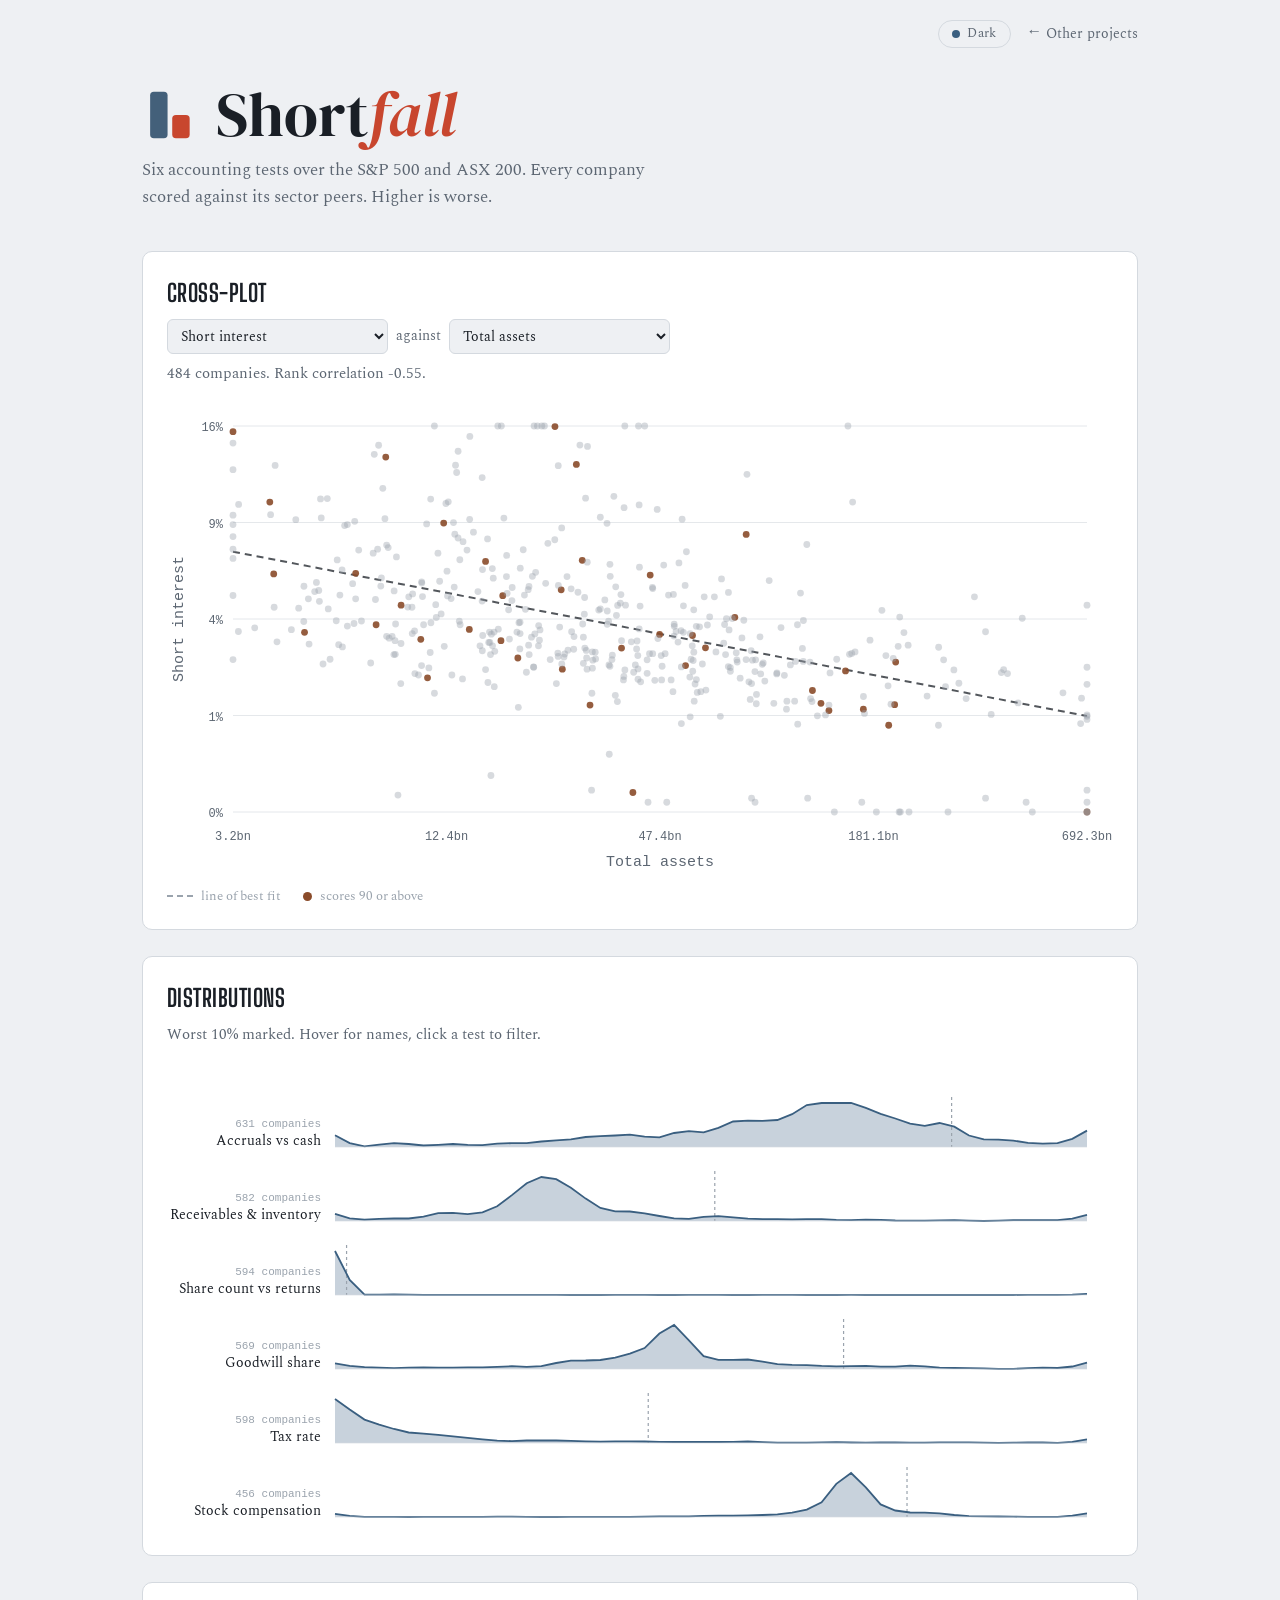
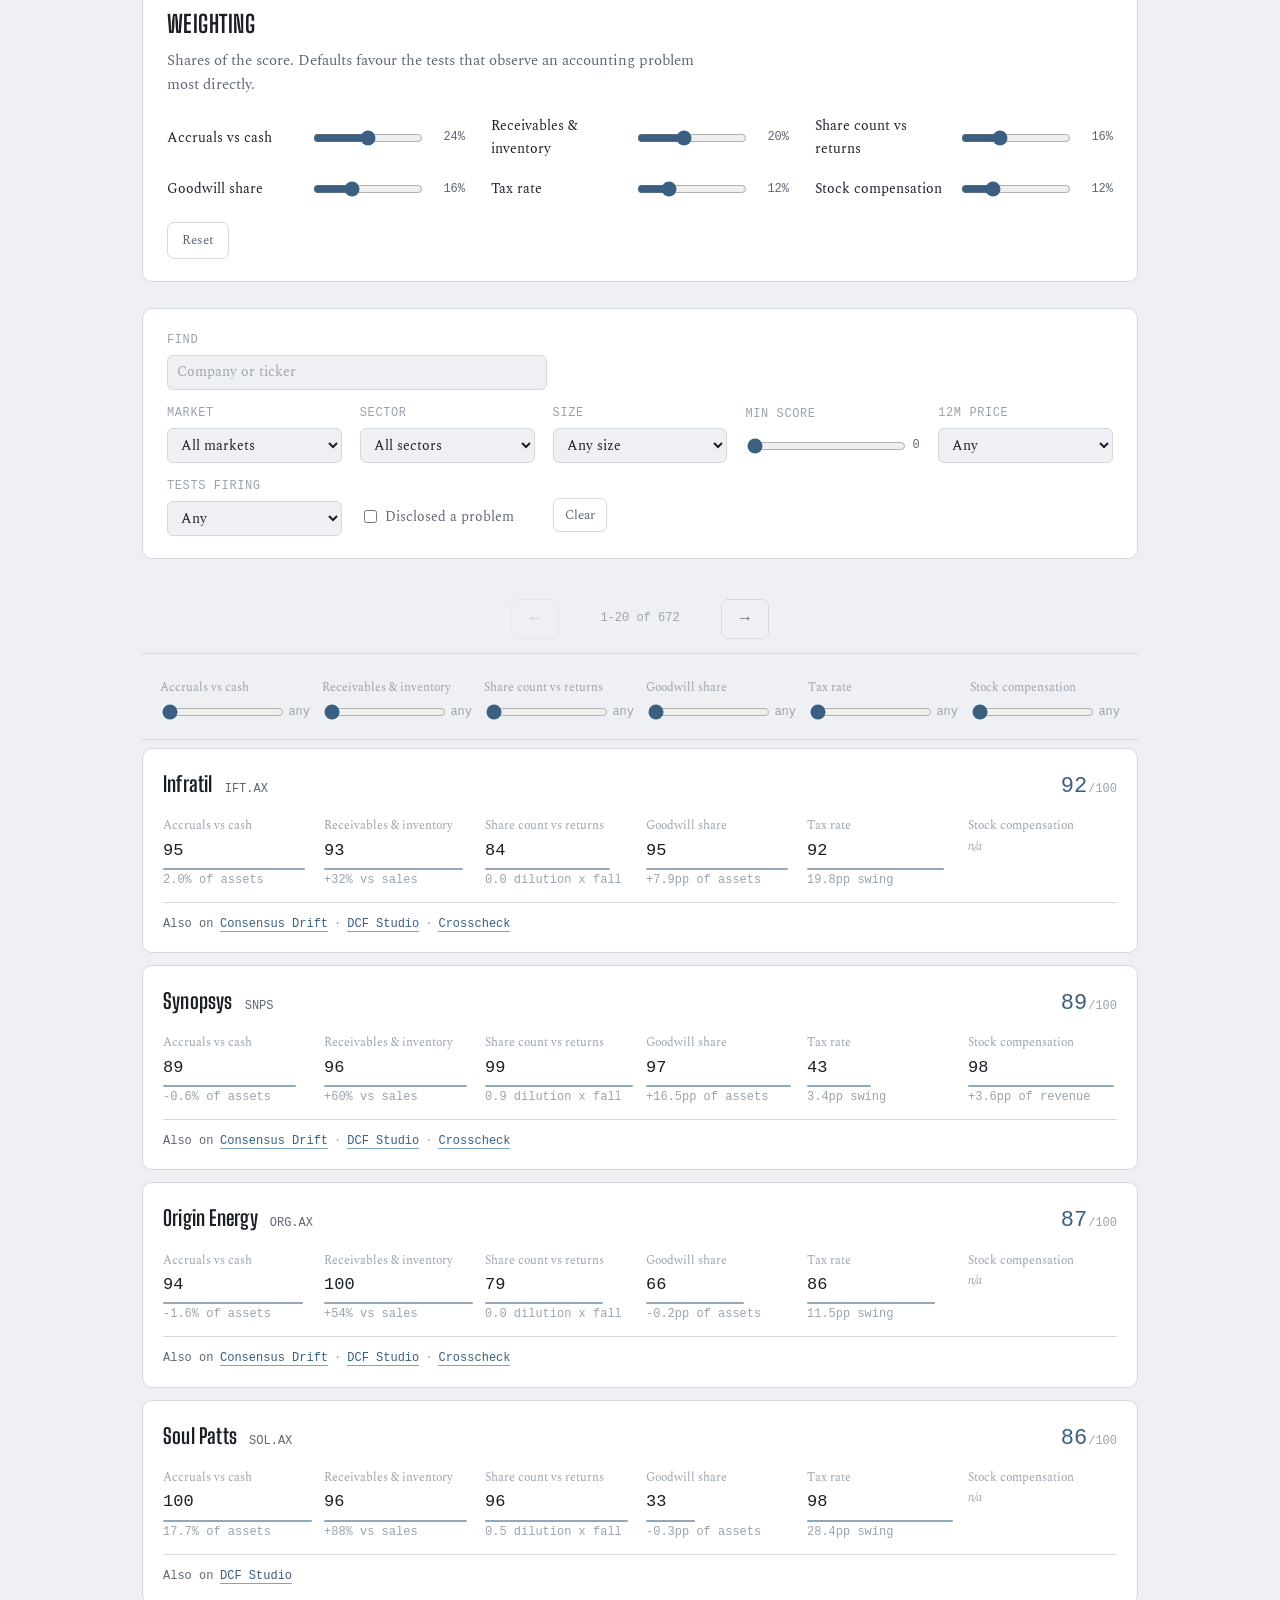
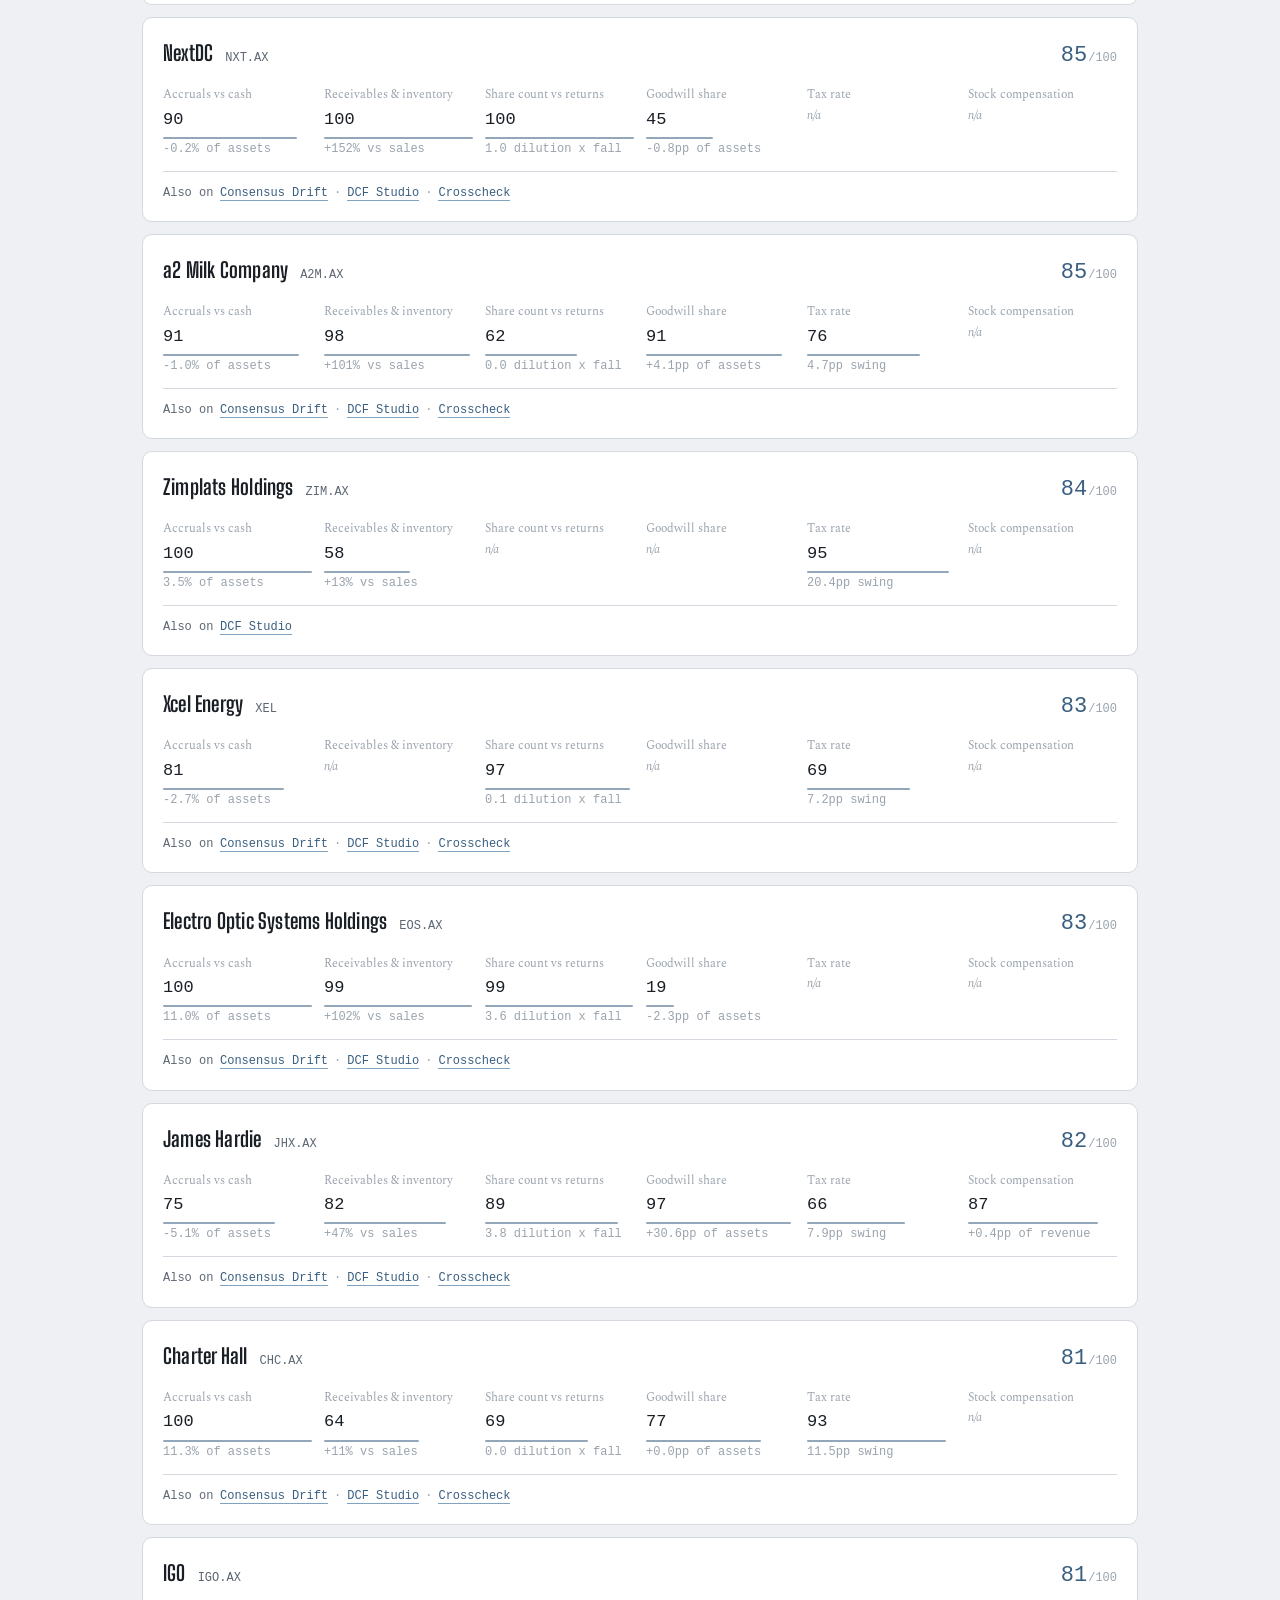
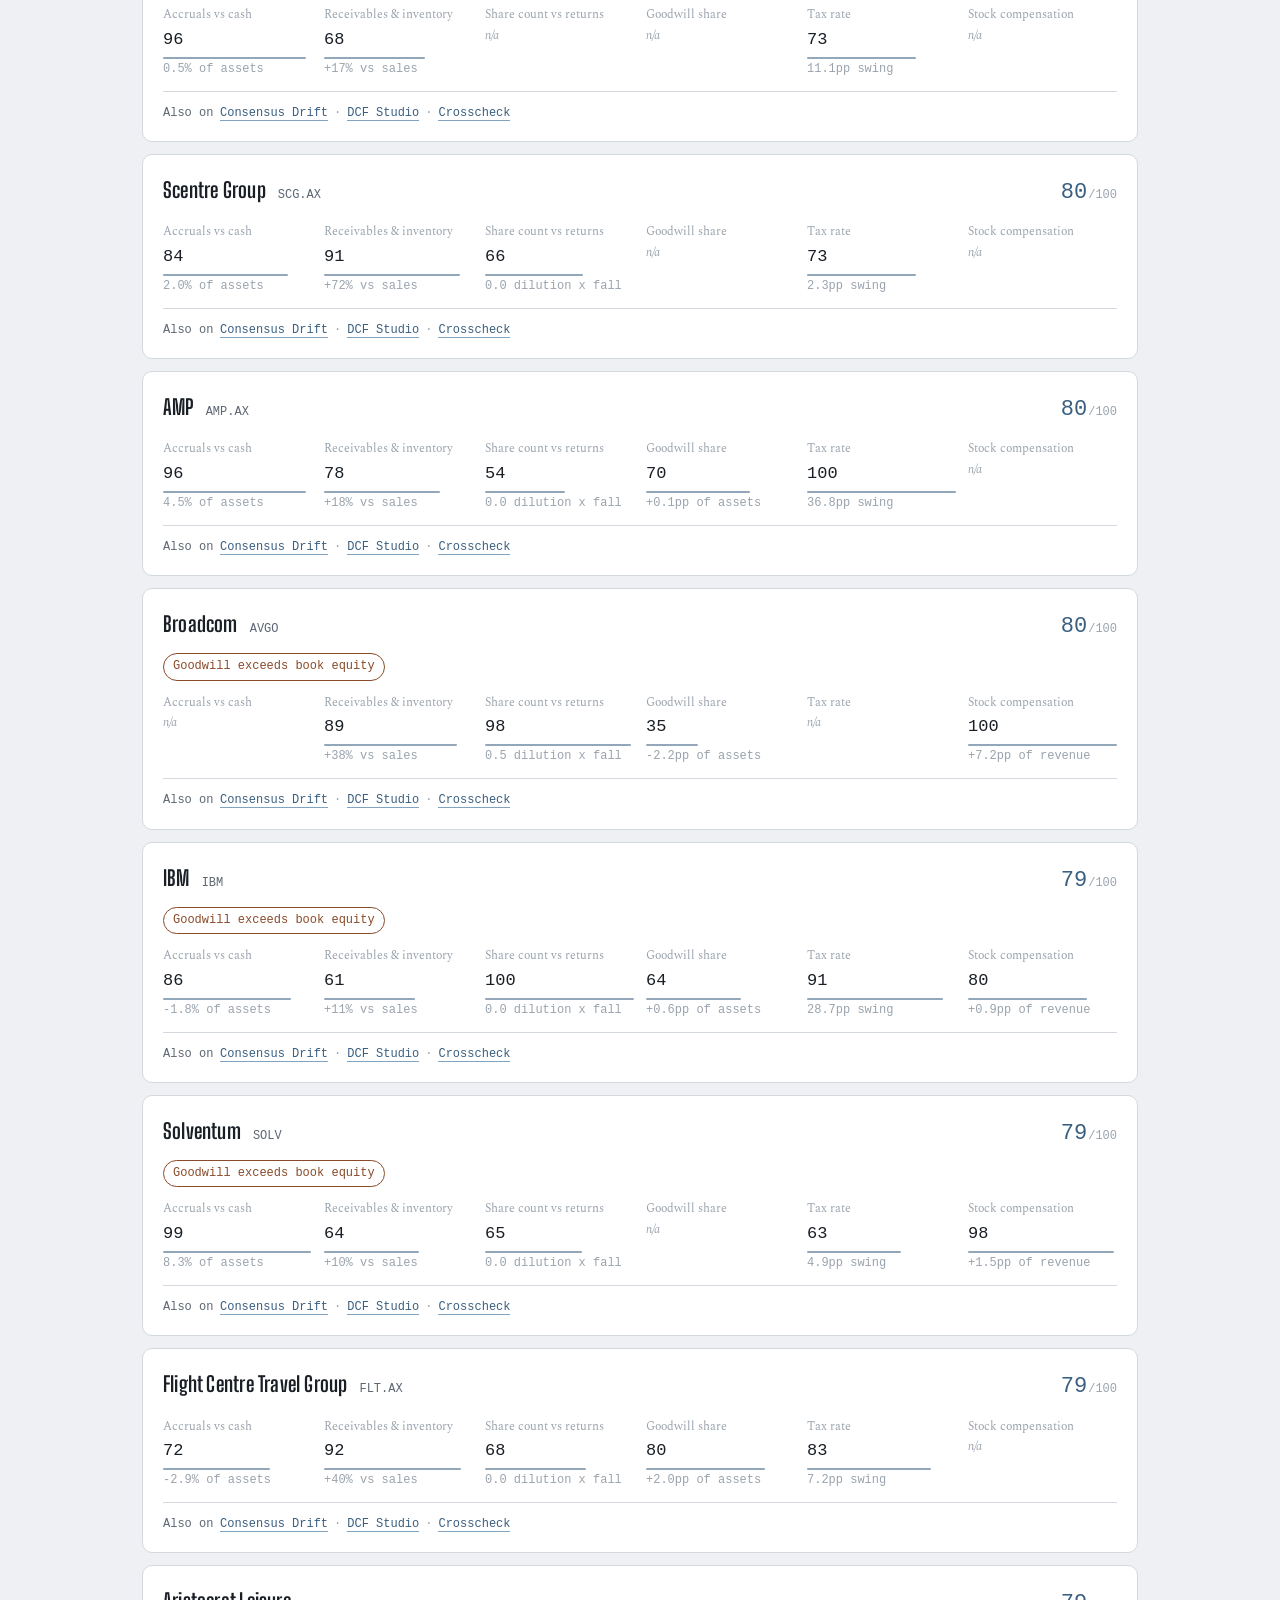
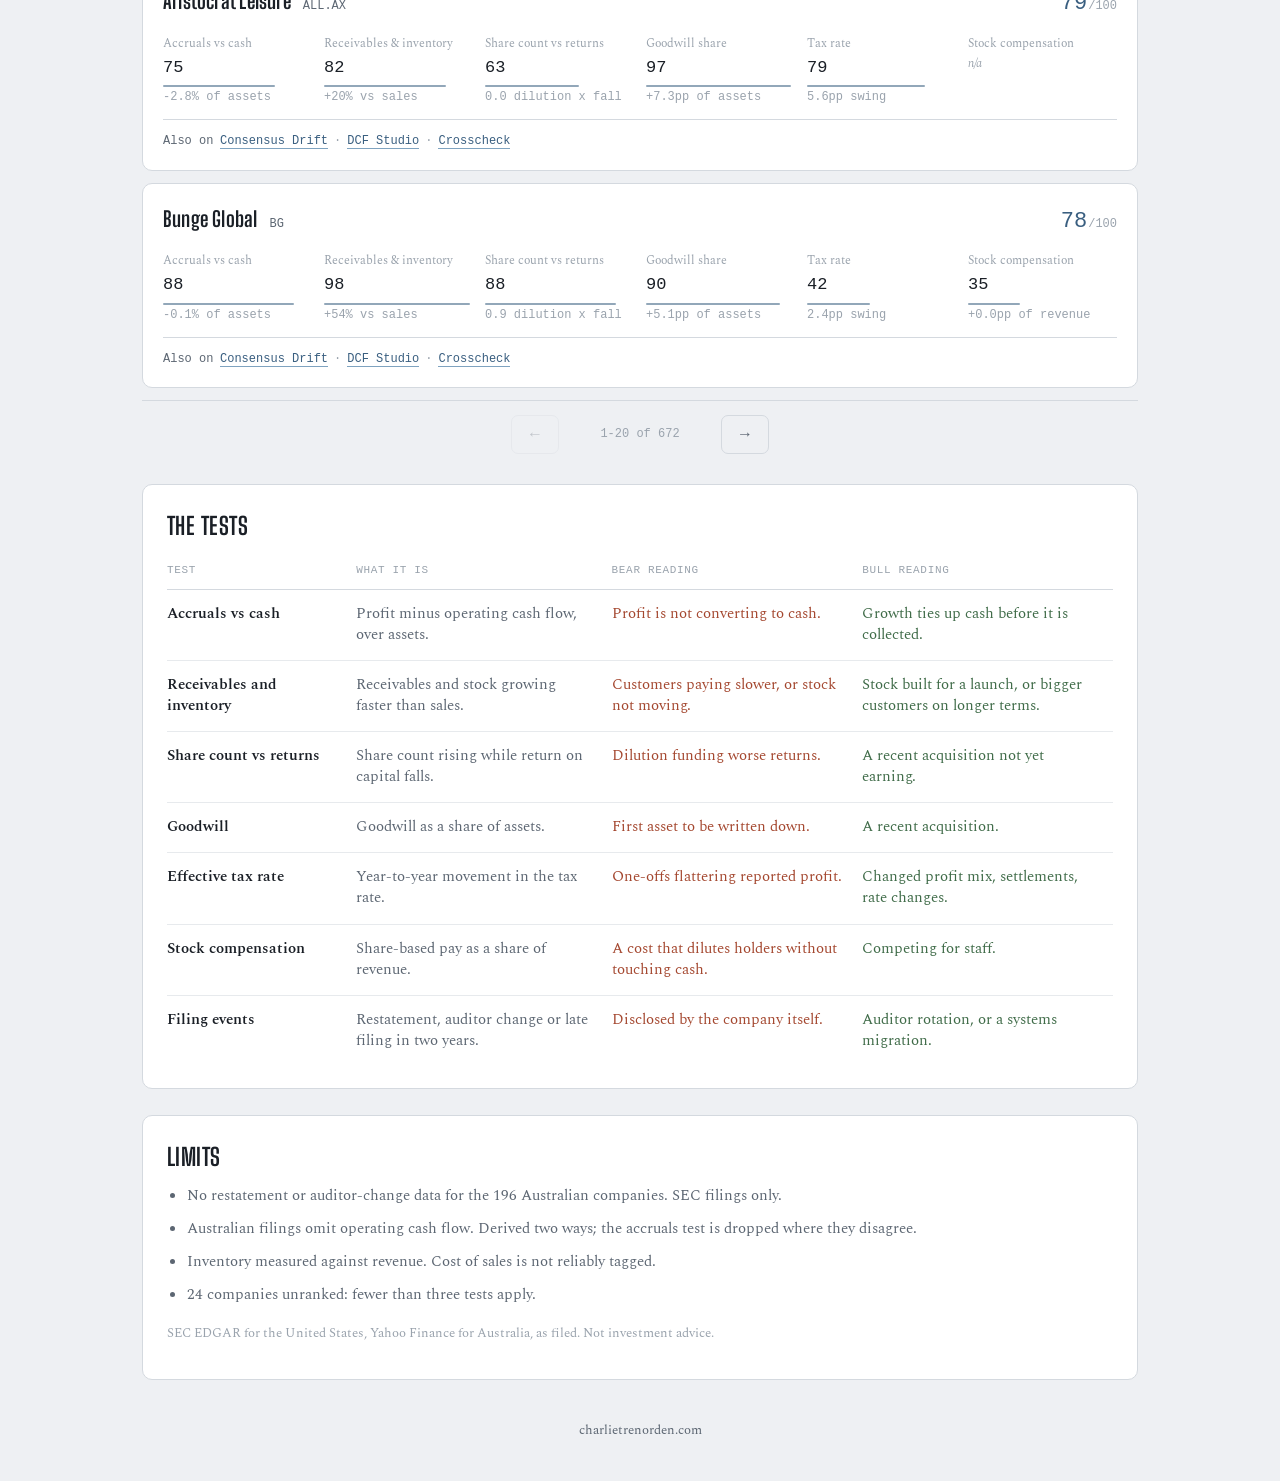
<file: docs/index.html>
<!DOCTYPE html>
<html lang="en">
<head>
<meta charset="utf-8">
<meta name="viewport" content="width=device-width, initial-scale=1">
<title>Shortfall</title>
<meta name="description" content="Which S&amp;P 500 and ASX 200 companies show accounting red flags? Six earnings quality tests, from Sloan accruals to goodwill and stock compensation, ranked against sector peers, plus US restatements and auditor changes.">
<meta property="og:type" content="website">
<meta property="og:title" content="Shortfall">
<meta property="og:description" content="Six accounting tests over the S&amp;P 500 and ASX 200. Every company scored against its sector peers.">
<meta property="og:url" content="https://charlietrenorden.com/shortfall/">
<link rel="canonical" href="https://charlietrenorden.com/shortfall/">
<meta property="og:image" content="https://charlietrenorden.com/shortfall/og.png">
<meta property="og:image:width" content="2400">
<meta property="og:image:height" content="1260">
<meta property="og:image:alt" content="Shortfall - six accounting tests over the S&amp;P 500 and ASX 200">
<meta name="twitter:card" content="summary_large_image">
<link rel="icon" href="favicon.svg" type="image/svg+xml">
<link rel="icon" href="favicon-192.png" type="image/png" sizes="192x192">
<link rel="icon" href="favicon-48.png" type="image/png" sizes="48x48">
<link rel="apple-touch-icon" href="apple-touch-icon.png">
<script>
  /* set theme before paint to avoid a flash - same key as the hub */
  (function () {
    try {
      var saved = localStorage.getItem("theme");
      var dark = saved ? saved === "dark"
        : !(window.matchMedia && window.matchMedia("(prefers-color-scheme: light)").matches);
      document.documentElement.setAttribute("data-theme", dark ? "dark" : "light");
    } catch (e) { document.documentElement.setAttribute("data-theme", "dark"); }
  })();
</script>
<link rel="stylesheet" href="style.css">
<script>/* Analytics, gated. Two kinds of visitor are not an audience: anyone who has opted out with ?nostats=1, and automation - navigator.webdriver is the one signal true for Playwright, Puppeteer and Selenium alike. Inline and dependency-free on purpose: served from the Worker, a bad deploy there would stop analytics on every site. See site-stats/beacon. */
(function(){try{var X="ct.nostats",C="ct_nostats",D=";path=/;domain=.charlietrenorden.com",q=location.search,out=false;if(q.indexOf("nostats=1")>-1){try{localStorage.setItem(X,"1")}catch(e){}document.cookie=C+"=1"+D+";max-age=63072000;samesite=lax";}if(q.indexOf("nostats=0")>-1){try{localStorage.removeItem(X)}catch(e){}document.cookie=C+"="+D+";max-age=0";}try{out=!!localStorage.getItem(X)}catch(e){}if(!out)out=document.cookie.indexOf(C+"=1")>-1;if(out||navigator.webdriver)return;var E=["pointermove","pointerdown","scroll","keydown","touchstart","wheel"],go=function(){if(go.d)return;go.d=1;E.forEach(function(e){removeEventListener(e,go,true)});var d=document,s;s=d.createElement("script");s.defer=true;s.src="https://static.cloudflareinsights.com/beacon.min.js";s.setAttribute("data-cf-beacon",'\x7b"token": "32b821209b5441a08df42ccf61c9e6c2", "spa": false\x7d');d.head.appendChild(s);s=d.createElement("script");s.defer=true;s.src="https://beacon.charlietrenorden.com/b.js";d.head.appendChild(s);};E.forEach(function(e){addEventListener(e,go,{capture:true,passive:true})});}catch(e){}})();</script>
<style>.theme-toggle .lbl[data-t]::after{content:attr(data-t)}</style>
</head>
<body>
<div class="page">
  <div class="bar">
    <button class="theme-toggle" id="themeBtn" type="button" aria-label="Switch to dark theme"><span class="dot" aria-hidden="true"></span><span class="lbl" id="themeLbl" data-t="Dark"></span></button>
    <a class="home" href="https://charlietrenorden.com/"><span class="back">&larr;</span>&nbsp;Other projects</a>
  </div>

  <header class="hero">
    <h1 class="wm"><svg viewBox="0 0 24 24" aria-hidden="true"><rect x="3.5" y="2" width="7.5" height="20" rx="1.6" fill="#43607a"/><rect x="13" y="12" width="7.5" height="10" rx="1.6" fill="var(--coral)"/></svg><span>Short<i>fall</i></span></h1>
    <p class="lede">Six accounting tests over the S&amp;P 500 and ASX&nbsp;200.
    Every company scored against its sector peers. Higher is worse.</p>
  </header>

  <section class="panel" id="quadPanel" aria-label="Score against short interest">
    <div class="panel-head">
      <h2>Cross-Plot</h2>
      <label class="xpick"><select id="yvar"></select> against <select id="xvar"></select></label>
      <p class="note" id="quadNote"></p>
    </div>
    <svg id="quadSvg" role="img" aria-label="Score against short interest"></svg>
    <p class="chartkey" id="quadKey"></p>

  </section>

  <section class="panel" id="stripPanel" aria-label="Where each company sits on each test">
    <div class="panel-head">
      <h2>Distributions</h2>
      <p class="note" id="stripNote"></p>
    </div>
    <div id="strips"></div>
  </section>

  <section class="panel" id="weights">
    <div class="panel-head">
      <h2>Weighting</h2>
      <p class="note">Shares of the score. Defaults favour the tests that observe
      an accounting problem most directly.</p>
    </div>
    <div id="sliders"></div>
    <button id="resetWeights" type="button">Reset</button>
  </section>

  <section class="panel" id="filterPanel">
    <div id="filters"></div>
  </section>

  <nav class="pager top" id="pagerTop" aria-label="Result pages">
    <button type="button" id="prevPageTop" aria-label="Previous page">&larr;</button>
    <span id="pageInfoTop"></span>
    <button type="button" id="nextPageTop" aria-label="Next page">&rarr;</button>
  </nav>

  <div id="testHead" aria-label="Filter each test"></div>

  <section id="cards"></section>

  <nav class="pager" id="pager" aria-label="Result pages">
    <button type="button" id="prevPage" aria-label="Previous page">&larr;</button>
    <span id="pageInfo"></span>
    <button type="button" id="nextPage" aria-label="Next page">&rarr;</button>
  </nav>

  <div id="tip" role="tooltip"></div>

  <section class="panel" id="explain">
    <h2>The Tests</h2>
    <div class="tablewrap">
      <table>
        <thead>
          <tr>
            <th>Test</th>
            <th>What it is</th>
            <th>Bear reading</th>
            <th>Bull reading</th>
          </tr>
        </thead>
        <tbody id="explainBody"></tbody>
      </table>
    </div>
  </section>

  <section class="panel" id="limits">
    <h2>Limits</h2>
    <ul>
      <li>No restatement or auditor-change data for the
      196 Australian companies. SEC filings only.</li>
      <li>Australian filings omit operating cash flow. Derived two ways; the accruals
      test is dropped where they disagree.</li>
      <li>Inventory measured against revenue. Cost of sales is not reliably
      tagged.</li>
      <li>24 companies unranked: fewer than three tests apply.</li>
    </ul>
    <p class="fineprint">SEC EDGAR for the United States, Yahoo Finance for Australia,
    as filed. Not investment advice.</p>
  </section>

  <footer>
    <a href="https://charlietrenorden.com/">charlietrenorden.com</a>
  </footer>
</div>
<script src="data.js"></script>
<!-- What the sibling sites cover. A script tag, not a fetch: same reason as
     data.js - no request in a reader's browser to fail, and the page still
     works off disk. Missing is handled, so an old build simply shows no
     links rather than breaking. -->
<script src="peers.js"></script>
<script src="app.js"></script>
</body>
</html>
</file>
<file: docs/style.css>
/* Shortfall - house visual language.
   Light palette on bare :root; dark redefined twice so both the OS default and an
   explicit toggle win. Never define a colour only inside a media query. */

/* Self-hosted, not Google Fonts: no third-party request, no tracker, and the
   wordmark cannot silently change under us. */
@font-face {
  font-family: "Big Shoulders Display";
  src: url("big-shoulders.woff2") format("woff2");
  font-weight: 700;
  font-display: swap;
}

/* Subset to the letters of the wordmark only. */
@font-face {
  font-family: "DM Serif Display";
  src: url("dmserif-sf.woff2") format("woff2");
  font-weight: 400; font-style: normal; font-display: swap;
}
@font-face {
  font-family: "DM Serif Display";
  src: url("dmserif-italic-sf.woff2") format("woff2");
  font-weight: 400; font-style: italic; font-display: swap;
}

/* Spectral, self-hosted. The homepage already uses it, so the estate stays
   consistent, and self-hosting keeps the third-party request count at zero the way
   the display face does. 400, 600 and italic: the table's first column is 600 and
   would otherwise be synthesised from the regular. */
@font-face {
  font-family: "Spectral";
  src: url("spectral-400.woff2") format("woff2");
  font-weight: 400; font-style: normal; font-display: swap;
}
@font-face {
  font-family: "Spectral";
  src: url("spectral-400i.woff2") format("woff2");
  font-weight: 400; font-style: italic; font-display: swap;
}
@font-face {
  font-family: "Spectral";
  src: url("spectral-600.woff2") format("woff2");
  font-weight: 600; font-style: normal; font-display: swap;
}

:root {
  --display: "Big Shoulders Display", "Arial Narrow", Impact, sans-serif;
  --bg: #eef0f3;
  --raised: #ffffff;
  --ink: #1a1f26;
  --soft: #5c6672;
  --rule: #d4d9df;
  --accent: #3a5f80;
  --accent-soft: #7fa3c0;
  --coral: #c8462e;
  --warn: #8a4b2a;
  --bear: #a4472f;
  --bull: #3f6b48;
  --na: #9aa3ad;
  --serif: "Spectral", "Iowan Old Style", "Palatino Linotype", Georgia, serif;
  --mono: ui-monospace, SFMono-Regular, "SF Mono", Menlo, Consolas, monospace;
}

@media (prefers-color-scheme: dark) {
  :root:not([data-theme="light"]) {
    --bg: #0f1319;
    --raised: #161c24;
    --ink: #e6eaef;
    --soft: #99a4b1;
    --rule: #262f3a;
    --accent: #82a8ca;
    --accent-soft: #46617d;
    --coral: #ff8a70;
    --warn: #d29b76;
    --bear: #c9705a;
    --bull: #7ba37f;
    --na: #5d6874;
  }
}

:root[data-theme="dark"] {
  --bg: #0f1319;
  --raised: #161c24;
  --ink: #e6eaef;
  --soft: #99a4b1;
  --rule: #262f3a;
  --accent: #82a8ca;
  --accent-soft: #46617d;
  --coral: #ff8a70;
  --warn: #d29b76;
  --bear: #c9705a;
  --bull: #7ba37f;
  --na: #5d6874;
}

* { box-sizing: border-box; }

body {
  margin: 0;
  background: var(--bg);
  color: var(--ink);
  font-family: var(--serif);
  font-size: 17px;
  line-height: 1.6;
  -webkit-font-smoothing: antialiased;
}

.page { max-width: 1040px; margin: 0 auto; padding: 20px 22px 80px; }

.bar { display: flex; justify-content: flex-end; align-items: center; margin-bottom: 34px;
       gap: 1rem; }
/* Padding with a matching negative margin: a thumb-sized target without moving the
   link off the baseline the toggle sits on. It measured 115x22. */
.home { color: var(--soft); text-decoration: none; font-size: 14px;
  display: inline-flex; align-items: center; padding: 11px 4px; margin: -11px -4px; }
.home:hover { color: var(--accent); }
.home .back { font-size: calc(1em + 1.5px); position: relative; top: -1.5px; }
.theme-toggle {
  display: inline-flex; align-items: center; gap: .45rem; padding: .42rem .82rem;
  border: 1px solid var(--rule); border-radius: 999px; background: transparent;
  font: 500 12.5px/1 var(--serif); letter-spacing: .02em; color: var(--soft); cursor: pointer;
}
.theme-toggle:hover { color: var(--ink); border-color: var(--accent); }
.theme-toggle .dot { width: 8px; height: 8px; border-radius: 50%; background: var(--accent); }

.hero { margin-bottom: 40px; }
.wip {
  display: inline-block; margin: 0 0 14px; padding: 4px 11px;
  border: 1px solid var(--rule); border-radius: 99px;
  font-family: var(--mono); font-size: 12px; color: var(--soft);
}
h1 {
  font: 400 clamp(38px, 6vw, 62px)/1.05 "DM Serif Display", Georgia, serif;
  margin: 0 0 10px;
}
h1.wm { display: flex; align-items: center; gap: .3em; }
h1.wm svg { height: .9em; width: .9em; flex: none; }
h1.wm i { color: var(--coral); }
.lede { color: var(--soft); max-width: 60ch; margin: 0; font-size: 17px; }

h2 {
  font-family: var(--display); font-weight: 700; font-size: 19px;
  letter-spacing: 0.02em; margin: 0 0 6px; text-transform: uppercase;
}
.note { color: var(--soft); font-size: 14px; margin: 0; max-width: 62ch; }

.panel {
  background: var(--raised); border: 1px solid var(--rule); border-radius: 10px;
  padding: 20px 22px; margin-bottom: 22px;
}
.panel-head { margin-bottom: 14px; }

.grid { stroke: var(--rule); stroke-width: 1; opacity: 0.6; }
.axislabel { fill: var(--soft); font-family: var(--mono); font-size: 14px; }

/* Strip plots: one row per test, every company a tick. */
.strip { padding: 8px 10px; border-radius: 7px; cursor: pointer; transition: background .15s; }
.strip:hover { background: color-mix(in srgb, var(--accent) 7%, transparent); }
.strip.active { background: color-mix(in srgb, var(--accent) 13%, transparent); }
.strip-head { display: flex; justify-content: space-between; align-items: baseline; }
.strip-name { font-size: 13px; }
.strip-n { font-family: var(--mono); font-size: 10.5px; color: var(--na); }
.stripSvg { width: 100%; height: 34px; display: block; }
.tailband { fill: var(--warn); opacity: 0.09; }
.tick { stroke: var(--accent); stroke-width: 1.4; opacity: 0.4; }
.tick:hover { stroke-width: 3; opacity: 1; }
.tick.hot { stroke: var(--warn); opacity: 0.75; }
.tick.ev { stroke: var(--warn); stroke-width: 2.4; opacity: 1; }

/* The disclosed-problems list. Facts, so it is visually separated from the screen. */
.panel.flagged { border-color: var(--warn); }
.disc {
  display: grid; grid-template-columns: 1fr auto auto 44px; gap: 12px;
  align-items: center; padding: 9px 2px; border-top: 1px solid var(--rule);
  text-decoration: none; color: inherit;
}
.disc:first-child { border-top: none; }
.disc:hover { color: var(--accent); }
.d-name { font-size: 15px; }
.d-ticker { font-family: var(--mono); font-size: 11px; color: var(--na); }
.d-tags { display: flex; gap: 5px; flex-wrap: wrap; }
.d-tags .badge { margin: 0; }
.d-score { font-family: var(--mono); font-size: 16px; color: var(--accent); text-align: right; }
@media (max-width: 620px) {
  .disc { grid-template-columns: 1fr auto; }
  .d-tags { grid-column: 1 / -1; }
}

#tip {
  display: none; position: absolute; z-index: 20; pointer-events: none;
  background: var(--raised); border: 1px solid var(--accent); border-radius: 8px;
  padding: 9px 12px; max-width: 300px;
  box-shadow: 0 8px 24px rgba(0, 0, 0, 0.28);
}
#tip strong { display: block; font-size: 15px; }
#tip .t-ticker { font-family: var(--mono); font-size: 11px; color: var(--na); }
#tip .t-line { display: block; font-size: 12px; color: var(--soft); margin-top: 3px; }
#tip .t-event { display: inline-block; margin-top: 5px; margin-right: 5px; padding: 1px 7px;
  border: 1px solid var(--warn); color: var(--warn); border-radius: 99px; font-size: 11px; }

#sliders { display: grid; grid-template-columns: repeat(auto-fit, minmax(260px, 1fr)); gap: 12px 26px; }
.slider { display: grid; grid-template-columns: 1fr 110px 34px; align-items: center; gap: 10px; font-size: 14px; }
.slider input { width: 100%; accent-color: var(--accent); }
.slider output { font-family: var(--mono); font-size: 12px; color: var(--soft); text-align: right; }
#resetWeights {
  margin-top: 16px; background: none; border: 1px solid var(--rule); color: var(--soft);
  border-radius: 7px; padding: 7px 14px; font: inherit; font-size: 13px; cursor: pointer;
}
#resetWeights:hover { border-color: var(--accent); color: var(--accent); }

#filters { display: flex; flex-wrap: wrap; gap: 10px 18px; align-items: center; font-size: 14px; }
#filters label { display: flex; align-items: center; gap: 7px; color: var(--soft); }
#filters select, #filters input[type="search"] {
  font: inherit; font-size: 14px; background: var(--bg); color: var(--ink);
  border: 1px solid var(--rule); border-radius: 6px; padding: 5px 9px; }
#filters input[type="search"] { min-width: 0; }
#filters input[type="search"]::placeholder { color: var(--na); }

.card {
  background: var(--raised); border: 1px solid var(--rule); border-radius: 10px;
  padding: 16px 18px; margin-bottom: 12px;
}
.card header { display: flex; align-items: baseline; gap: 10px; flex-wrap: wrap; }
.card h3 { font-family: var(--display); font-weight: 700; font-size: 21px;
  letter-spacing: 0.01em; margin: 0; }
.card .ticker { font-family: var(--mono); font-size: 12px; color: var(--soft); }
.card .score { margin-left: auto; font-family: var(--mono); color: var(--accent);
  display: inline-flex; align-items: baseline; gap: 1px; }
.card .score-n { font-size: 22px; }
.card .score-of { font-size: 11px; color: var(--na); }
.card .base { font-family: var(--mono); font-size: 11px; color: var(--na); width: 100%; text-align: right; }
.alsoon { margin-top: 14px; padding-top: 12px; border-top: 1px solid var(--rule);
  font-family: var(--mono); font-size: 12px; }
.alsoon .lead { color: var(--soft); padding-right: .55em; }
.alsoon .sep { color: var(--na); padding: 0 .5em; }
.alsoon a { color: var(--accent); text-decoration: none;
  border-bottom: 1px solid var(--accent-soft); }
.alsoon a:hover { border-bottom-color: var(--accent); }

.badge {
  display: inline-block; margin: 9px 7px 0 0; padding: 3px 9px; border-radius: 99px;
  font-size: 12px; font-family: var(--mono);
  border: 1px solid var(--warn); color: var(--warn);
}

/* Grid of PAIRS, not of dt and dd separately - see the note in app.js.
   Exactly six columns on wide screens so the six tests read as one row, and the
   card stops wasting its right-hand third. */
.flags { display: grid; grid-template-columns: repeat(6, 1fr); gap: 12px; margin: 14px 0 0; }
.flags .pair { display: flex; flex-direction: column; gap: 3px; min-width: 0; }
.flags dt { font-size: 11px; color: var(--na); line-height: 1.3; }
.flags dd { margin: 0; font-family: var(--mono); font-size: 17px; }
/* A bar under each score, so the card scans as a shape before it is read. */
.flags dd.on { position: relative; padding-bottom: 6px; }
.flags dd.on::after {
  content: ""; position: absolute; left: 0; bottom: 0; height: 2px;
  width: var(--w, 0%); background: var(--accent); opacity: 0.55; border-radius: 2px;
}
@media (max-width: 900px) {
  .flags { grid-template-columns: repeat(3, 1fr); }
}
@media (max-width: 520px) {
  .flags { grid-template-columns: repeat(2, 1fr); }
}
.flags dd.on { color: var(--ink); }
.flags dd.na { color: var(--na); font-size: 11px; font-family: var(--serif); font-style: italic; }
.applicable { margin: 6px 0 0; font-size: 12px; color: var(--na); }

#matrix { overflow-x: auto; }
table.matrix { border-collapse: separate; border-spacing: 3px; width: auto; min-width: 0; font-size: 13px; }
table.matrix th {
  font-family: var(--mono); font-size: 10.5px; font-weight: 400; color: var(--na);
  border: none; padding: 4px 6px; text-align: center; white-space: nowrap;
}
table.matrix th.rowhead { text-align: right; }
table.matrix td {
  border: 1px solid var(--rule); border-radius: 4px; padding: 9px 12px;
  text-align: center; font-family: var(--mono); font-size: 12px; color: var(--soft);
  min-width: 62px;
}
table.matrix td.self { background: var(--rule); border-color: transparent; }

.tablewrap { overflow-x: auto; }
table { border-collapse: collapse; width: 100%; font-size: 14px; min-width: 720px; }
th, td { text-align: left; vertical-align: top; padding: 10px 14px 10px 0; border-bottom: 1px solid var(--rule); }
th { color: var(--soft); font-weight: 600; font-size: 13px; }
td:first-child { font-weight: 600; white-space: nowrap; }

#limits ul { margin: 8px 0 0; padding-left: 20px; color: var(--soft); font-size: 15px; }
#limits li { margin-bottom: 7px; }
.fineprint { color: var(--na); font-size: 13px; margin-top: 16px; }

footer { margin-top: 40px; text-align: center; font-size: 13px; }
footer a { color: var(--soft); text-decoration: none; }
footer a:hover { color: var(--accent); }

@media (max-width: 620px) {
  h1 { font-size: 34px; }
  .slider { grid-template-columns: 1fr 80px 30px; }
}

/* Sector x test overview. Same visual grammar as the correlation matrix so the
   two panels read as one family. */
#overview { overflow-x: auto; }
table.heat { border-collapse: separate; border-spacing: 3px; font-size: 13px; min-width: 700px; }
table.heat th {
  font-family: var(--mono); font-size: 10.5px; font-weight: 400; color: var(--na);
  padding: 4px 6px; text-align: center; border: none; white-space: nowrap;
}
table.heat th.rowhead { text-align: right; font-size: 12px; color: var(--soft); }
table.heat td {
  border: 1px solid var(--rule); border-radius: 4px; padding: 9px 12px; min-width: 54px;
  text-align: center; font-family: var(--mono); font-size: 12px; color: var(--ink);
  cursor: pointer;
}
table.heat td:hover { border-color: var(--accent); }
table.heat td.self, table.heat td.n { background: none; border-color: transparent; cursor: default; }
table.heat td.n, table.heat th.n { color: var(--na); }

.minscore { width: 110px; accent-color: var(--accent); }
#filters output { font-family: var(--mono); font-size: 12px; color: var(--soft); }
.clearBtn {
  background: none; border: 1px solid var(--rule); color: var(--soft);
  border-radius: 6px; padding: 4px 11px; font: inherit; font-size: 13px; cursor: pointer;
}
.clearBtn:hover { border-color: var(--accent); color: var(--accent); }

/* Score against short interest. */
#quadSvg { width: 100%; height: 560px; display: block; }
.quadhi { fill: var(--warn); opacity: 0.07; }
.divider { stroke: var(--na); stroke-width: 1; stroke-dasharray: 4 4; opacity: 0.7; }
.quadlabel { fill: var(--soft); font-family: var(--mono); font-size: 14px; }
.axistitle { fill: var(--soft); font-family: var(--mono); font-size: 15px; }
#quadSvg .dot { fill: var(--accent); opacity: 0.45; cursor: pointer; }
#quadSvg .dot:hover { opacity: 1; }
#quadSvg .dot.hot { fill: var(--warn); opacity: 0.85; }
#quadSvg .dot.ev { stroke: var(--warn); stroke-width: 1.5; }

/* Pager under the card list. */
.pager { display: flex; align-items: center; justify-content: center; gap: 16px;
  margin: 0 0 16px; padding: 14px 0; border-top: 1px solid var(--rule); }
.pager.top { margin: 4px 0 16px; border-top: none; border-bottom: 1px solid var(--rule); }
.pager button {
  background: none; border: 1px solid var(--rule); color: var(--soft);
  border-radius: 7px; padding: 6px 15px; font: inherit; font-size: 16px; cursor: pointer;
}
.pager button:hover:not(:disabled) { border-color: var(--accent); color: var(--accent); }
.pager button:disabled { opacity: 0.3; cursor: default; }
#pageInfo, #pageInfoTop { font-family: var(--mono); font-size: 12px; color: var(--na); min-width: 130px; text-align: center; }

/* Active test is obvious, and each strip says what clicking does. */
.strip.active .strip-name { color: var(--accent); }
.strip.active .strip-name::after { content: " - showing only this tail"; font-size: 11px; color: var(--na); }

/* Dot colour is the 12-month price change - context, not a claim about prediction. */
#quadSvg .dot.t-down { fill: #c2603c; }
#quadSvg .dot.t-flat { fill: var(--na); }
#quadSvg .dot.t-up   { fill: var(--accent); }
#quadSvg .dot.t-unk  { fill: var(--rule); }
#quadSvg .dot.hot { opacity: 0.95; stroke: var(--ink); stroke-width: 0.8; }
.retkey { display: flex; gap: 16px; margin: 10px 0 0; font-family: var(--mono);
  font-size: 12px; color: var(--na); flex-wrap: wrap; }
.retkey i { display: inline-block; width: 9px; height: 9px; border-radius: 50%;
  margin-right: 6px; font-style: normal; }

/* Magnitude under each rank - the number an analyst actually trades on. */
.flags .mag { font-family: var(--mono); font-size: 10.5px; color: var(--na); line-height: 1.25; }

/* Per-test minimum-rank filters. */
.pertest { flex-basis: 100%; display: grid;
  grid-template-columns: repeat(auto-fit, minmax(230px, 1fr)); gap: 6px 20px;
  padding-top: 12px; margin-top: 4px; border-top: 1px solid var(--rule); }
.pertest-label { grid-column: 1 / -1; font-family: var(--mono); font-size: 11px;
  color: var(--na); }
.ptf { display: grid !important; grid-template-columns: 1fr 90px 32px; align-items: center;
  gap: 8px; font-size: 13px; }
.ptf input { width: 100%; accent-color: var(--accent); }
.ptf output { font-family: var(--mono); font-size: 11px; color: var(--soft); text-align: right; }

.trend { stroke: var(--ink); stroke-width: 2; stroke-dasharray: 7 5; opacity: 0.75; }
#quadSvg .dot { fill: var(--na); opacity: 0.3; }
#quadSvg .dot.mid { fill: var(--accent); opacity: 0.75; }
#quadSvg .dot.hot { fill: var(--warn); opacity: 1; stroke: var(--ink); stroke-width: 0.8; }

/* Column headings over the card list, matching .flags exactly so each control sits
   above the number it filters. Card padding is 16px 18px - mirror it here. */
#testHead {
  display: grid; grid-template-columns: repeat(6, 1fr); gap: 12px;
  padding: 10px 18px; margin-bottom: 8px;
  border-bottom: 1px solid var(--rule);
}
.thcol { min-width: 0; }
.thname { display: block; font-size: 11px; color: var(--na); line-height: 1.3; }
.throw { display: grid; grid-template-columns: 1fr auto; align-items: center; gap: 6px; }
.throw input { width: 100%; accent-color: var(--accent); height: 14px; }
.throw output { font-family: var(--mono); font-size: 10px; color: var(--na); }
.thcol.on .thname { color: var(--accent); }
.thcol.on .throw output { color: var(--accent); }
@media (max-width: 900px) { #testHead { grid-template-columns: repeat(3, 1fr); } }
@media (max-width: 520px) { #testHead { display: none; } }

#quadSvg .dot.hot { stroke: none; }

#quadSvg { width: 100%; height: 470px; display: block; }
/* flex-wrap is the whole fix for the page scrolling sideways on a phone. Two selects
   and the word "against" on one unwrappable line ran 147px past a 375px viewport, and
   that was the ENTIRE horizontal overflow: the table was already contained by
   .tablewrap and only looked guilty because a clipped child still reports its full
   rect. min-width:0 lets a select actually shrink instead of holding its content width. */
.xpick { display: flex; flex-wrap: wrap; align-items: center; gap: 8px; margin: 2px 0 8px;
  font-size: 14px; color: var(--soft); max-width: 100%; }
.xpick select { min-width: 0; max-width: 100%; }
.xpick select { font: inherit; font-size: 14px; background: var(--bg); color: var(--ink);
  border: 1px solid var(--rule); border-radius: 6px; padding: 5px 9px; }


/* --- UI pass ---------------------------------------------------------------
   Measured, not eyeballed: nothing overflowed and nothing scrolled sideways, but
   seven distinct text styles sat under 11.5px and 14 controls were under 30px
   tall, which is below a comfortable tap target on a phone. */

/* Floors on the smallest type. */
.strip-n, .flags .mag, .thname, .throw output, .card .score-of,
#pageInfo, #pageInfoTop, .axislabel { font-size: 12px; }
.flags dt { font-size: 12px; }
.flags dd.na { font-size: 12px; }

/* Controls big enough to hit. */
#filters select, .xpick select { min-height: 34px; }
.pager button { min-height: 36px; min-width: 46px; }
.clearBtn { min-height: 34px; }
input[type="range"] { height: 30px; }

/* Panels were all the same weight, so the page read as one long undifferentiated
   column. Give the section heads a little more air and a consistent rhythm. */
.panel { padding: 22px 24px; margin-bottom: 26px; }
.panel-head { margin-bottom: 18px; }
h2 { font-size: 24px; }
.note { font-size: 15px; max-width: 70ch; }

/* The card is the unit that gets read most; let it breathe and respond to hover. */
.card { padding: 18px 20px; transition: border-color .15s; }
.card:hover { border-color: var(--accent-soft); }
.card header { gap: 12px; }

/* Mobile: the six-column test grid was cramped even at three columns. */
@media (max-width: 620px) {
  .page { padding: 14px 16px 56px; }
  .panel { padding: 16px 15px; margin-bottom: 18px; }
  #quadSvg { height: 340px; }
  .flags { grid-template-columns: repeat(2, 1fr); gap: 14px 12px; }
  #filters { gap: 12px; }
  #filters label { width: 100%; justify-content: space-between; }
  #filters select { flex: 1; margin-left: 10px; }
}

#quadSvg .dot { opacity: 0.4; }
#quadSvg .dot.hot { opacity: 0.9; }

/* Key for the chart lines. */
.chartkey { display: flex; flex-wrap: wrap; gap: 8px 22px; margin: 12px 0 0;
  font-size: 13px; color: var(--na); }
.chartkey .key { display: inline-flex; align-items: center; gap: 8px; }
.chartkey i { display: inline-block; font-style: normal; }
.chartkey .k-fit { width: 26px; height: 0; border-top: 2px dashed var(--na); }
.chartkey .k-hot { width: 9px; height: 9px; border-radius: 50%; background: var(--warn); }

/* The tests table: give it room and a clear column rhythm. It was six columns of
   undifferentiated body text with tight leading. */
#explain table { min-width: 760px; font-size: 14.5px; }
#explain th {
  font-family: var(--mono); font-size: 11px; letter-spacing: 0.06em;
  text-transform: uppercase; color: var(--na); font-weight: 400;
  padding-bottom: 10px; border-bottom: 1px solid var(--rule);
}
#explain td { padding: 14px 20px 14px 0; line-height: 1.45; vertical-align: top;
  border-bottom: 1px solid color-mix(in srgb, var(--rule) 55%, transparent); }
#explain tr:last-child td { border-bottom: none; }
#explain tbody tr:hover td { background: color-mix(in srgb, var(--accent) 5%, transparent); }
#explain td:first-child { font-weight: 600; color: var(--ink); white-space: normal;
  width: 20%; padding-right: 24px; }
#explain td:nth-child(2) { width: 27%; color: var(--soft); }
#explain td:nth-child(3), #explain td:nth-child(4) { width: 26.5%; }
/* Bear and bull get a colour each, so the columns are distinguishable at a glance. */
#explain td:nth-child(3) { color: var(--bear); }
#explain td:nth-child(4) { color: var(--bull); }
#limits ul { font-size: 15px; }
#limits li { margin-bottom: 9px; }

/* Ridgeline replaces the tick strips. */
.ridge { border-radius: 7px; cursor: pointer; transition: background .15s; }
.ridge:hover { background: color-mix(in srgb, var(--accent) 6%, transparent); }
.ridge.active { background: color-mix(in srgb, var(--accent) 13%, transparent); }
.ridgeSvg { width: 100%; height: 74px; display: block; overflow: visible; }
.ridgefill { fill: var(--accent); opacity: 0.28; }
.ridgeline { fill: none; stroke: var(--accent); stroke-width: 1.8; }
/* Boundary line at the worst-10% cut. Nothing else marks the tail. */
.ridgecut { stroke: var(--na); stroke-width: 1.2; stroke-dasharray: 3 3; }

/* The looked-up company, on both charts. Distinguished by TREATMENT rather than by a
   third hue: the dot keeps its own fill, so "scores 90 or above" still reads, and
   gains a ring. Placed last so it survives the per-theme .dot.hot overrides above. */
#quadSvg .dot.found { opacity: 1; stroke: var(--ink); stroke-width: 2.2; }
.ridgefound { stroke: var(--ink); stroke-width: 1.6; }
.chartkey .k-found { width: 9px; height: 9px; border-radius: 50%;
  background: var(--accent); box-shadow: 0 0 0 2px var(--ink); margin-left: 2px; }
.ridgemark { stroke: var(--ink); stroke-width: 1; opacity: 0.55; pointer-events: none; }
.ridgehit { fill: transparent; }
.ridgelabel { fill: var(--ink); font-size: 14px; font-family: var(--serif); }
.ridgen { fill: var(--na); font-size: 11px; font-family: var(--mono); }
.ridge.active .ridgelabel { fill: var(--accent); }
@media (max-width: 620px) { .ridgeSvg { height: 66px; } }

/* The caption grew from one line to two when a test was filtered, which pushed
   every ridgeline down 24px. Reserve both lines. */
#stripNote { min-height: 3.2em; }

/* Filters: a real grid rather than a wrapped flex row. Labels sit above their
   controls so the two rows line up instead of staggering. */
#filters {
  display: grid; grid-template-columns: repeat(auto-fit, minmax(150px, 1fr));
  gap: 14px 18px; align-items: end;
}
#filters label {
  display: grid; grid-template-rows: auto auto; gap: 5px; align-items: center;
  font-size: 12px; color: var(--na); text-transform: uppercase;
  letter-spacing: 0.05em; font-family: var(--mono);
}
#filters select, #filters input[type="search"] { width: 100%; font-size: 14px;
  font-family: var(--serif); text-transform: none; letter-spacing: 0; color: var(--ink); }
/* The lookup is the only control that answers "is this company here at all", so it
   takes the row above the ones that narrow a set the reader is already looking at.
   The row is full width; the field is not - a 1780px box for a four-letter ticker
   reads as a mistake. */
#filters label.find { grid-column: 1 / -1; }
#filters label.find input[type="search"] { max-width: 380px; }
#filters label.check {
  grid-template-columns: auto 1fr; grid-template-rows: auto; align-self: end;
  padding-bottom: 8px;
}
#filters label.check span { text-transform: none; letter-spacing: 0;
  font-family: var(--serif); font-size: 14px; color: var(--soft); }
.minscore { width: 100%; }
#filters .scorewrap { display: grid; grid-template-columns: 1fr auto; gap: 8px;
  align-items: center; }
.clearBtn { align-self: end; justify-self: start; margin-bottom: 4px; }
/* Phones: 16px stops iOS zooming into a field; the back link gets a finger-sized hit area. */
@media (pointer: coarse) {
  input:not([type=checkbox]):not([type=radio]):not([type=range]), select, textarea { font-size: 16px !important; }
}
</file>
